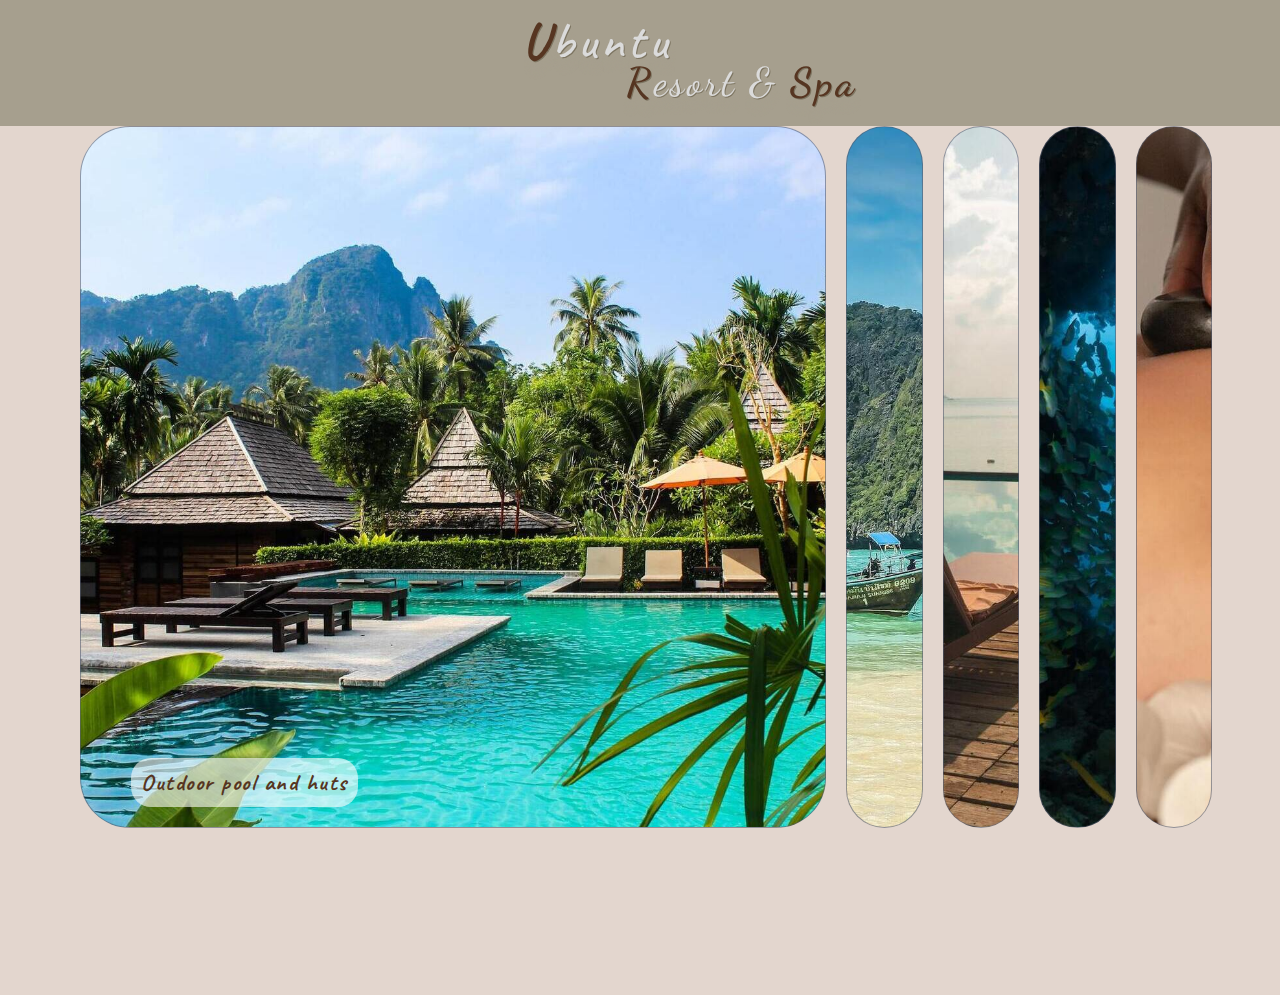
<file: expandingCards/index.html>
<!DOCTYPE html>
<html lang="en">
  <head>
    <meta charset="UTF-8" />
    <meta http-equiv="X-UA-Compatible" content="IE=edge" />
    <meta name="viewport" content="width=device-width, initial-scale=1.0" />
    <link rel="stylesheet" href="style.css" />
    <title>Expanding cards</title>
  </head>
  <body>
    <div class="navbar">
      <h1>Ubuntu</h1>
      <h2>Resort & <span class="spa">Spa</span></h2>
    </div>

    <div class="container">
      <div
        class="panel active"
        style="background-image: url('./assets/huts.jpg')"
      >
        <h3>Outdoor pool and huts</h3>
      </div>

      <div class="panel" style="background-image: url('./assets/beaches.jpg')">
        <h3>Beaches near us</h3>
      </div>

      <div class="panel" style="background-image: url('./assets/relax.jpg')">
        <h3>Relax area</h3>
      </div>

      <div class="panel" style="background-image: url('./assets/dive.jpg')">
        <h3>Diving spots near us</h3>
      </div>

      <div class="panel" style="background-image: url('./assets/spa.jpg')">
        <h3>Indoor Spa</h3>
      </div>
    </div>
    <script src="script.js"></script>
  </body>
</html>
</file>
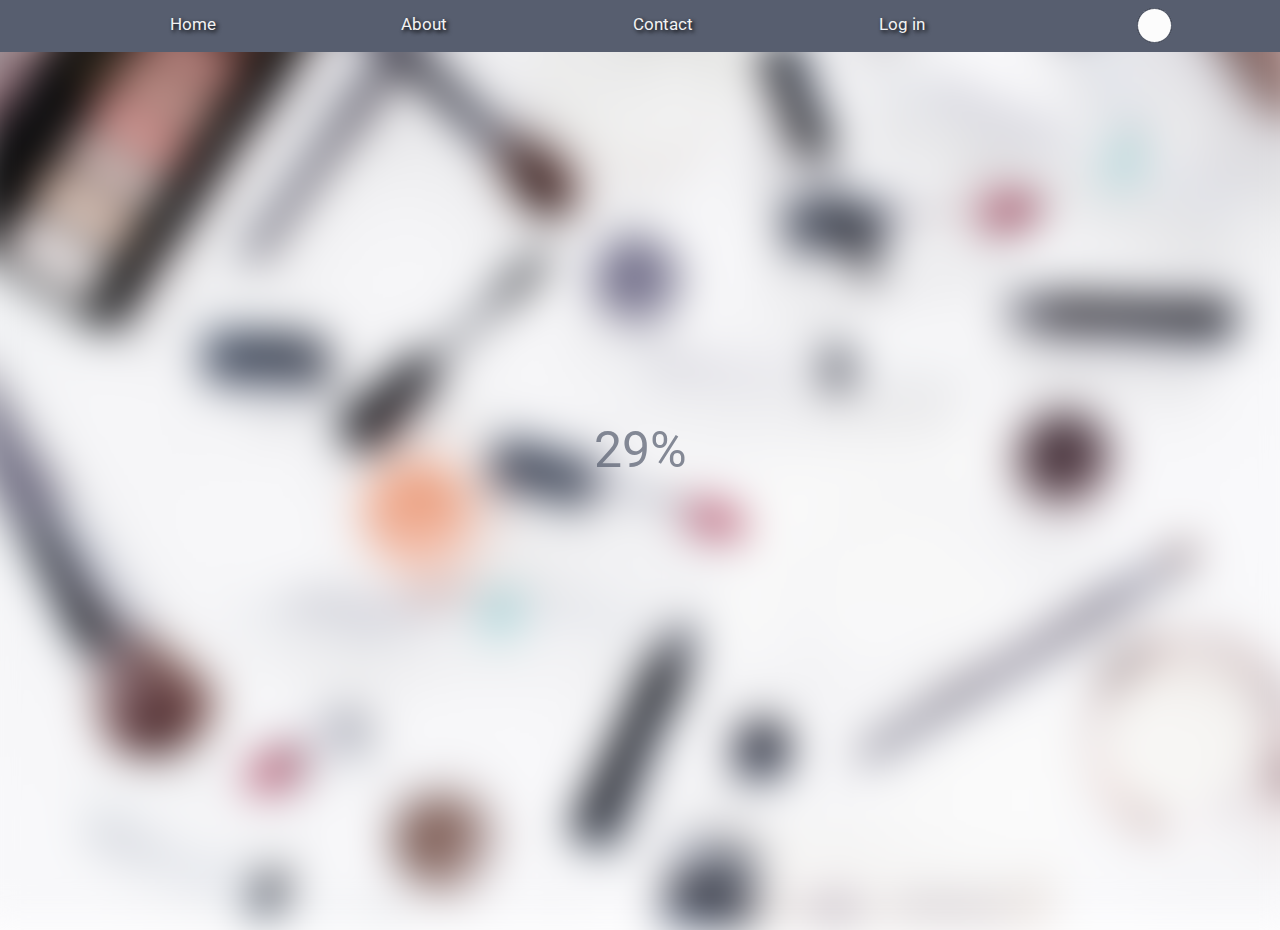
<file: hiddenSearch_BlurryLoad/index.html>
<!DOCTYPE html>
<html lang="en">

<head>
  <meta charset="UTF-8" />
  <meta http-equiv="X-UA-Compatible" content="IE=edge" />
  <meta name="viewport" content="width=device-width, initial-scale=1.0" />
  <link rel="stylesheet" href="https://cdnjs.cloudflare.com/ajax/libs/font-awesome/6.2.0/css/all.min.css"
    integrity="sha512-xh6O/CkQoPOWDdYTDqeRdPCVd1SpvCA9XXcUnZS2FmJNp1coAFzvtCN9BmamE+4aHK8yyUHUSCcJHgXloTyT2A=="
    crossorigin="anonymous" referrerpolicy="no-referrer" />
  <link rel="stylesheet" href="style.css" />

  <title>Hidden Search Widget</title>
</head>

<body>
  <div class="navbar">
    <div class="navItem">Home</div>
    <div class="navItem">About</div>
    <div class="navItem">Contact</div>
    <div class="navItem">Log in</div>

    <div class="navItem">
      <div class="search">
        <input type="text" class="input" placeholder="Search..." />
        <button class="btn">
          <i class="fas fa-search icon"></i>
        </button>
      </div>
    </div>
  </div>

  <section class="bg"></section>
  <div class="loading-text">0%</div>

  <script src="script.js"></script>
</body>

</html>
</file>
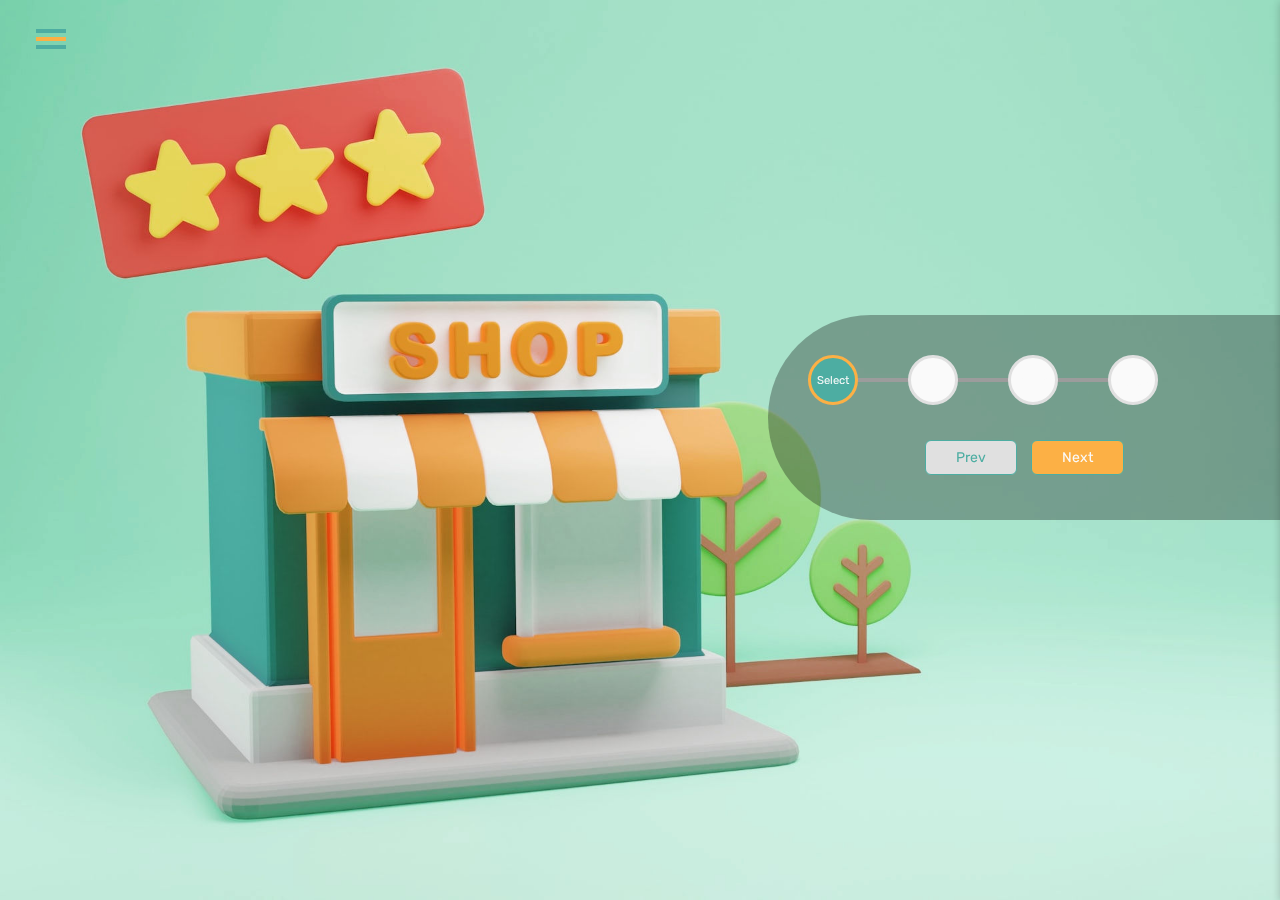
<file: progressBar/index.html>
<!DOCTYPE html>
<html lang="en">
  <head>
    <meta charset="UTF-8" />
    <meta http-equiv="X-UA-Compatible" content="IE=edge" />
    <meta name="viewport" content="width=device-width, initial-scale=1.0" />
    <link
      rel="stylesheet"
      href="https://cdnjs.cloudflare.com/ajax/libs/font-awesome/6.2.0/css/all.min.css"
      integrity="sha512-xh6O/CkQoPOWDdYTDqeRdPCVd1SpvCA9XXcUnZS2FmJNp1coAFzvtCN9BmamE+4aHK8yyUHUSCcJHgXloTyT2A=="
      crossorigin="anonymous"
      referrerpolicy="no-referrer"
    />
    <link rel="stylesheet" href="style.css" />
    <title>Progress Steps</title>
  </head>

  <body>
    <!-- DESKTOP NAV -->
    <div class="desktopNav">
      <div class="icon">
        <button type="button" class="toggle" id="toggle">
          <span></span>
        </button>
      </div>

      <div class="sidebar" id="sidebar">
        <ul>
          <li><a href="">Home</a></li>
          <li><a href="">About</a></li>
          <li><a href="">Shop</a></li>
          <li><a href="">Contact</a></li>
        </ul>
      </div>
    </div>

    <!-- MOBILE NAV -->

    <div class="mobileNav">
      <ul id="navbar" class="closed">
        <li class="menu-item hidden">
          <i class="fas fa-home"></i>
        </li>
        <li class="menu-item hidden">
          <i class="fa-solid fa-user"></i>
        </li>
        <li class="menu-item main">
          <i class="fa-solid fa-plus"></i>
        </li>
        <li class="menu-item hidden">
          <i class="fa-sharp fa-solid fa-cart-shopping"></i>
        </li>
        <li class="menu-item hidden">
          <i class="fa-solid fa-envelope"></i>
        </li>
      </ul>
    </div>

    <div class="container" id="container">
      <div class="progress-container">
        <div class="progress" id="progress"></div>
        <div class="circle active">
          <p>Select</p>
        </div>
        <div class="circle">
          <p>Order</p>
        </div>
        <div class="circle">
          <p>Success</p>
        </div>
        <div class="circle">
          <p>In transit</p>
        </div>
      </div>

      <button class="btn" id="prev" disabled>Prev</button>
      <button class="btn" id="next">Next</button>
    </div>

    <script src="script.js"></script>
  </body>
</html>
</file>
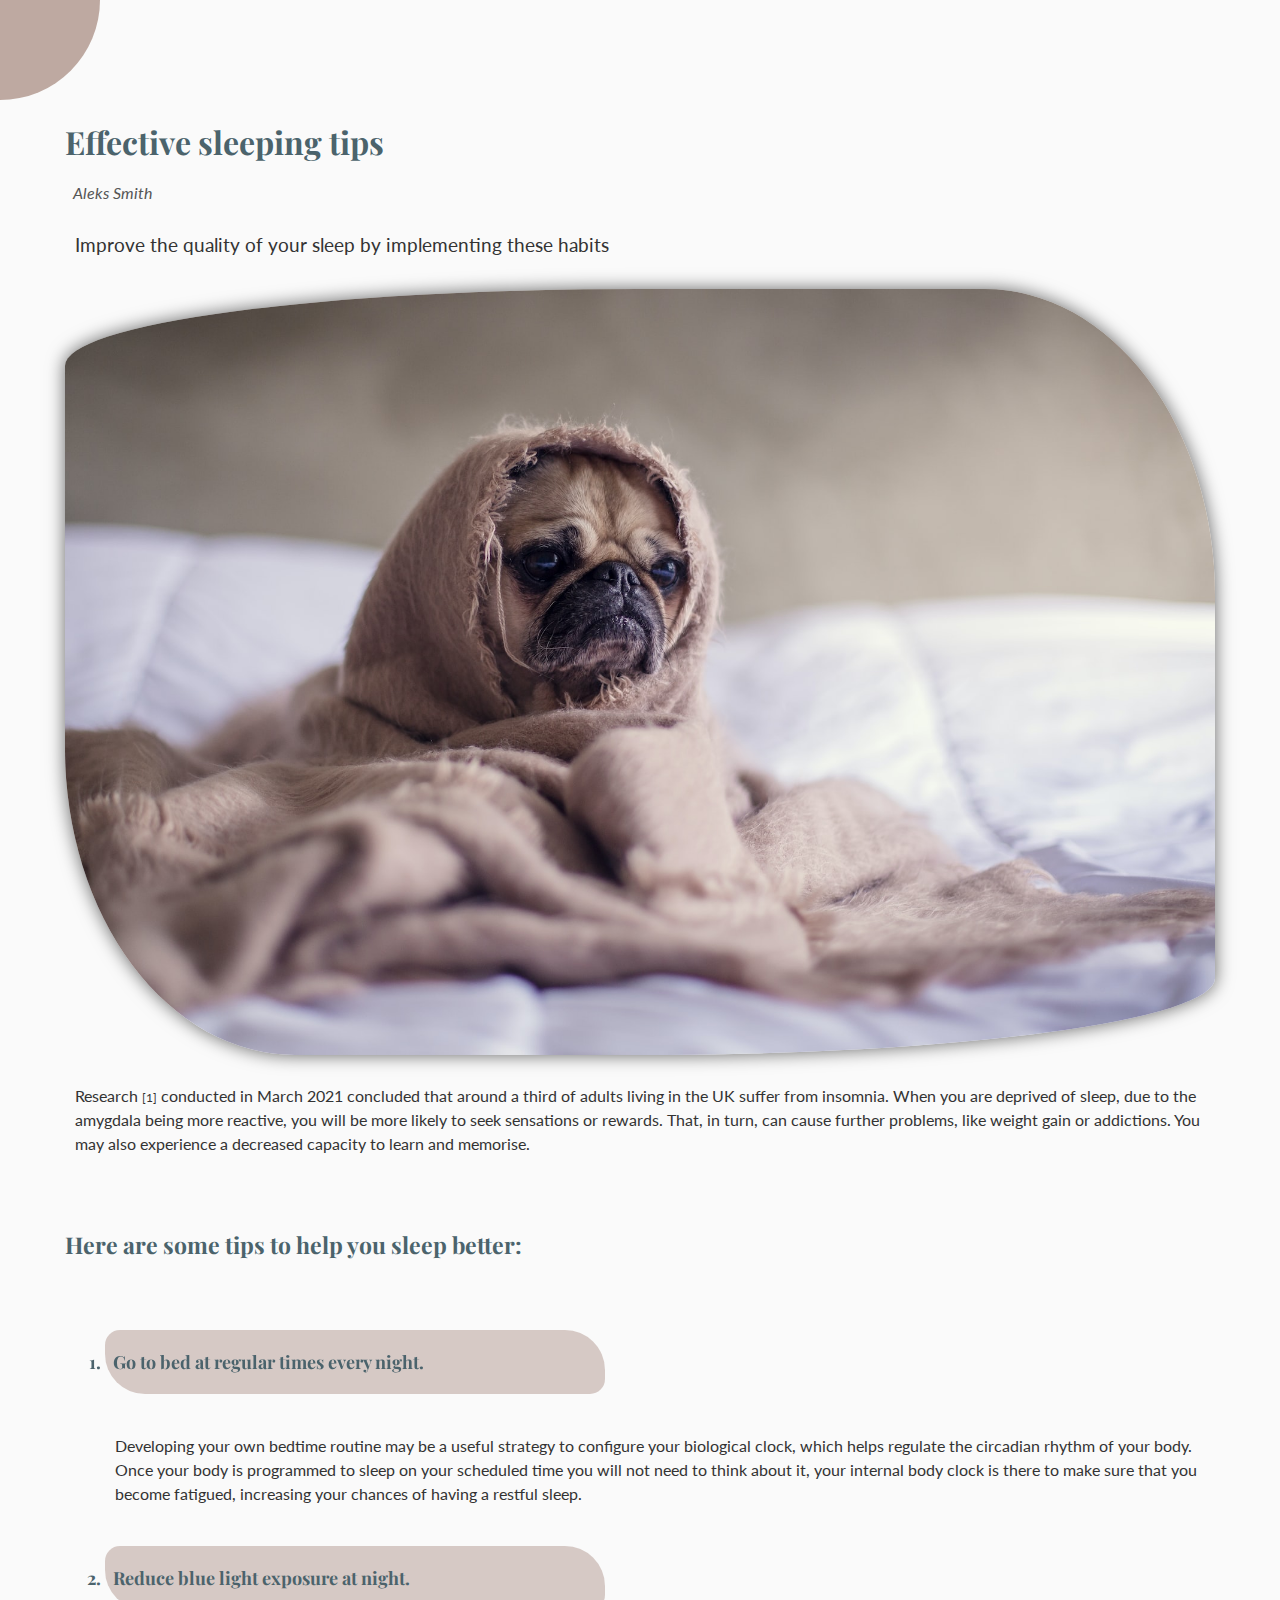
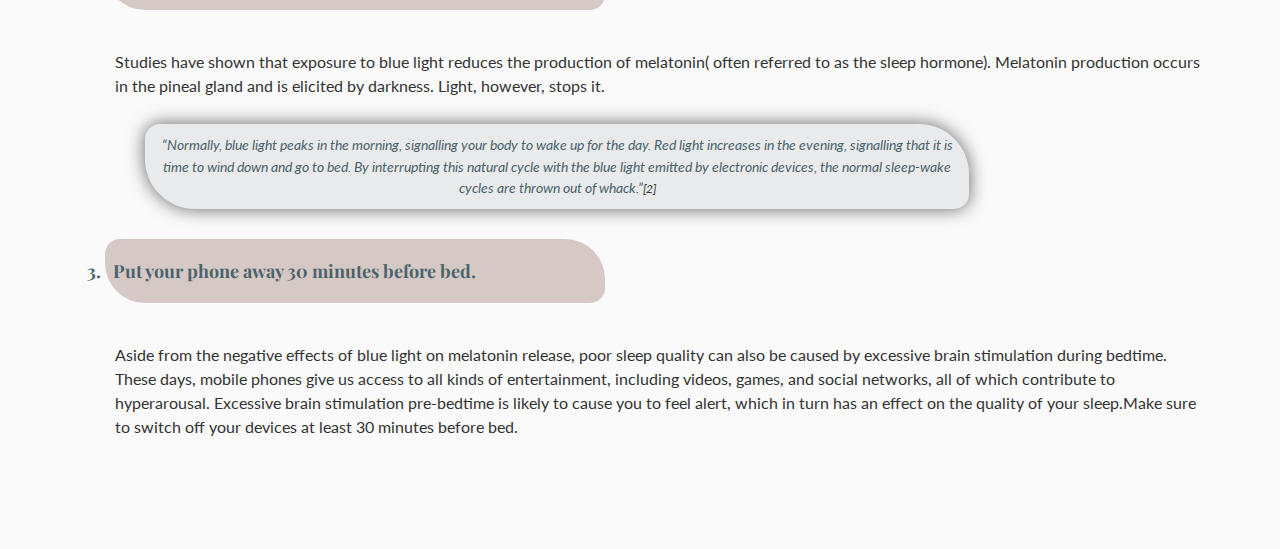
<file: rotatingNavigation/index.html>
<!DOCTYPE html>
<html lang="en">
  <head>
    <meta charset="UTF-8" />
    <meta http-equiv="X-UA-Compatible" content="IE=edge" />
    <meta name="viewport" content="width=device-width, initial-scale=1.0" />
    <link
      rel="stylesheet"
      href="https://cdnjs.cloudflare.com/ajax/libs/font-awesome/6.2.0/css/all.min.css"
      integrity="sha512-xh6O/CkQoPOWDdYTDqeRdPCVd1SpvCA9XXcUnZS2FmJNp1coAFzvtCN9BmamE+4aHK8yyUHUSCcJHgXloTyT2A=="
      crossorigin="anonymous"
      referrerpolicy="no-referrer"
    />
    <link rel="stylesheet" href="style.css" />
    <title>Rotating Navigation</title>
  </head>

  <body>
    <div class="mobileOnly">
      <h3 class="fixed">Tap the letters!</h3>
      <div class="word">
        <span>S</span>
        <span>O</span>
        <span>R</span>
        <span>R</span>
        <span>Y</span>
      </div>
      <h3 class="fixedBottom">I'm wrapped up in Desktop only</h3>
    </div>

    <div class="container">
      <div class="circle-container">
        <div class="circle">
          <button id="close">
            <i class="fas fa-times"></i>
          </button>
          <button id="open">
            <i class="fas fa-bars"></i>
          </button>
        </div>
      </div>

      <div class="content">
        <div class="intro">
          <h1>Effective sleeping tips</h1>
          <small>Aleks Smith</small>
          <p class="subHeading">
            Improve the quality of your sleep by implementing these habits
          </p>
        </div>

        <img src="./assets/sleep.jpg" />
        <p>
          Research
          <a
            href="https://docs.google.com/document/d/1XHGvnqrbAup5uG_YauYl_V9yXX1inD5eVVAOrDSeRFE/edit"
            target="_blank"
            >[1]</a
          >
          conducted in March 2021 concluded that around a third of adults living
          in the UK suffer from insomnia. When you are deprived of sleep, due to
          the amygdala being more reactive, you will be more likely to seek
          sensations or rewards. That, in turn, can cause further problems, like
          weight gain or addictions. You may also experience a decreased
          capacity to learn and memorise.
        </p>

        <h3>Here are some tips to help you sleep better:</h3>
        <ol>
          <li>Go to bed at regular times every night.</li>
          <p>
            Developing your own bedtime routine may be a useful strategy to
            configure your biological clock, which helps regulate the circadian
            rhythm of your body. Once your body is programmed to sleep on your
            scheduled time you will not need to think about it, your internal
            body clock is there to make sure that you become fatigued,
            increasing your chances of having a restful sleep.
          </p>
          <li>Reduce blue light exposure at night.</li>
          <p>
            Studies have shown that exposure to blue light reduces the
            production of melatonin( often referred to as the sleep hormone).
            Melatonin production occurs in the pineal gland and is elicited by
            darkness. Light, however, stops it.
          </p>

          <blockquote>
            <p>
              “Normally, blue light peaks in the morning, signalling your body
              to wake up for the day. Red light increases in the evening,
              signalling that it is time to wind down and go to bed. By
              interrupting this natural cycle with the blue light emitted by
              electronic devices, the normal sleep-wake cycles are thrown out of
              whack.”<a
                href="https://www.verywellmind.com/
                            how-do-smartphones-affect-the-brain-2794892"
                target="_blank"
                >[2]</a
              >
            </p>
          </blockquote>
          <li>Put your phone away 30 minutes before bed.</li>
          <p>
            Aside from the negative effects of blue light on melatonin release,
            poor sleep quality can also be caused by excessive brain stimulation
            during bedtime. These days, mobile phones give us access to all
            kinds of entertainment, including videos, games, and social
            networks, all of which contribute to hyperarousal. Excessive brain
            stimulation pre-bedtime is likely to cause you to feel alert, which
            in turn has an effect on the quality of your sleep.Make sure to
            switch off your devices at least 30 minutes before bed.
          </p>
        </ol>
      </div>
      <div id="goUp" onclick="topFunction()">
        <span class="goUpIcon"><i class="fa-solid fa-angles-up"></i></span>
      </div>
    </div>

    <nav>
      <ul>
        <li><i class="fas fa-home"></i>Blog</li>
        <li><i class="fas fa-user-alt"></i>About</li>
        <li><i class="fas fa-envelope"></i>Email</li>
      </ul>
    </nav>
    <script src="script.js"></script>
  </body>
</html>
</file>
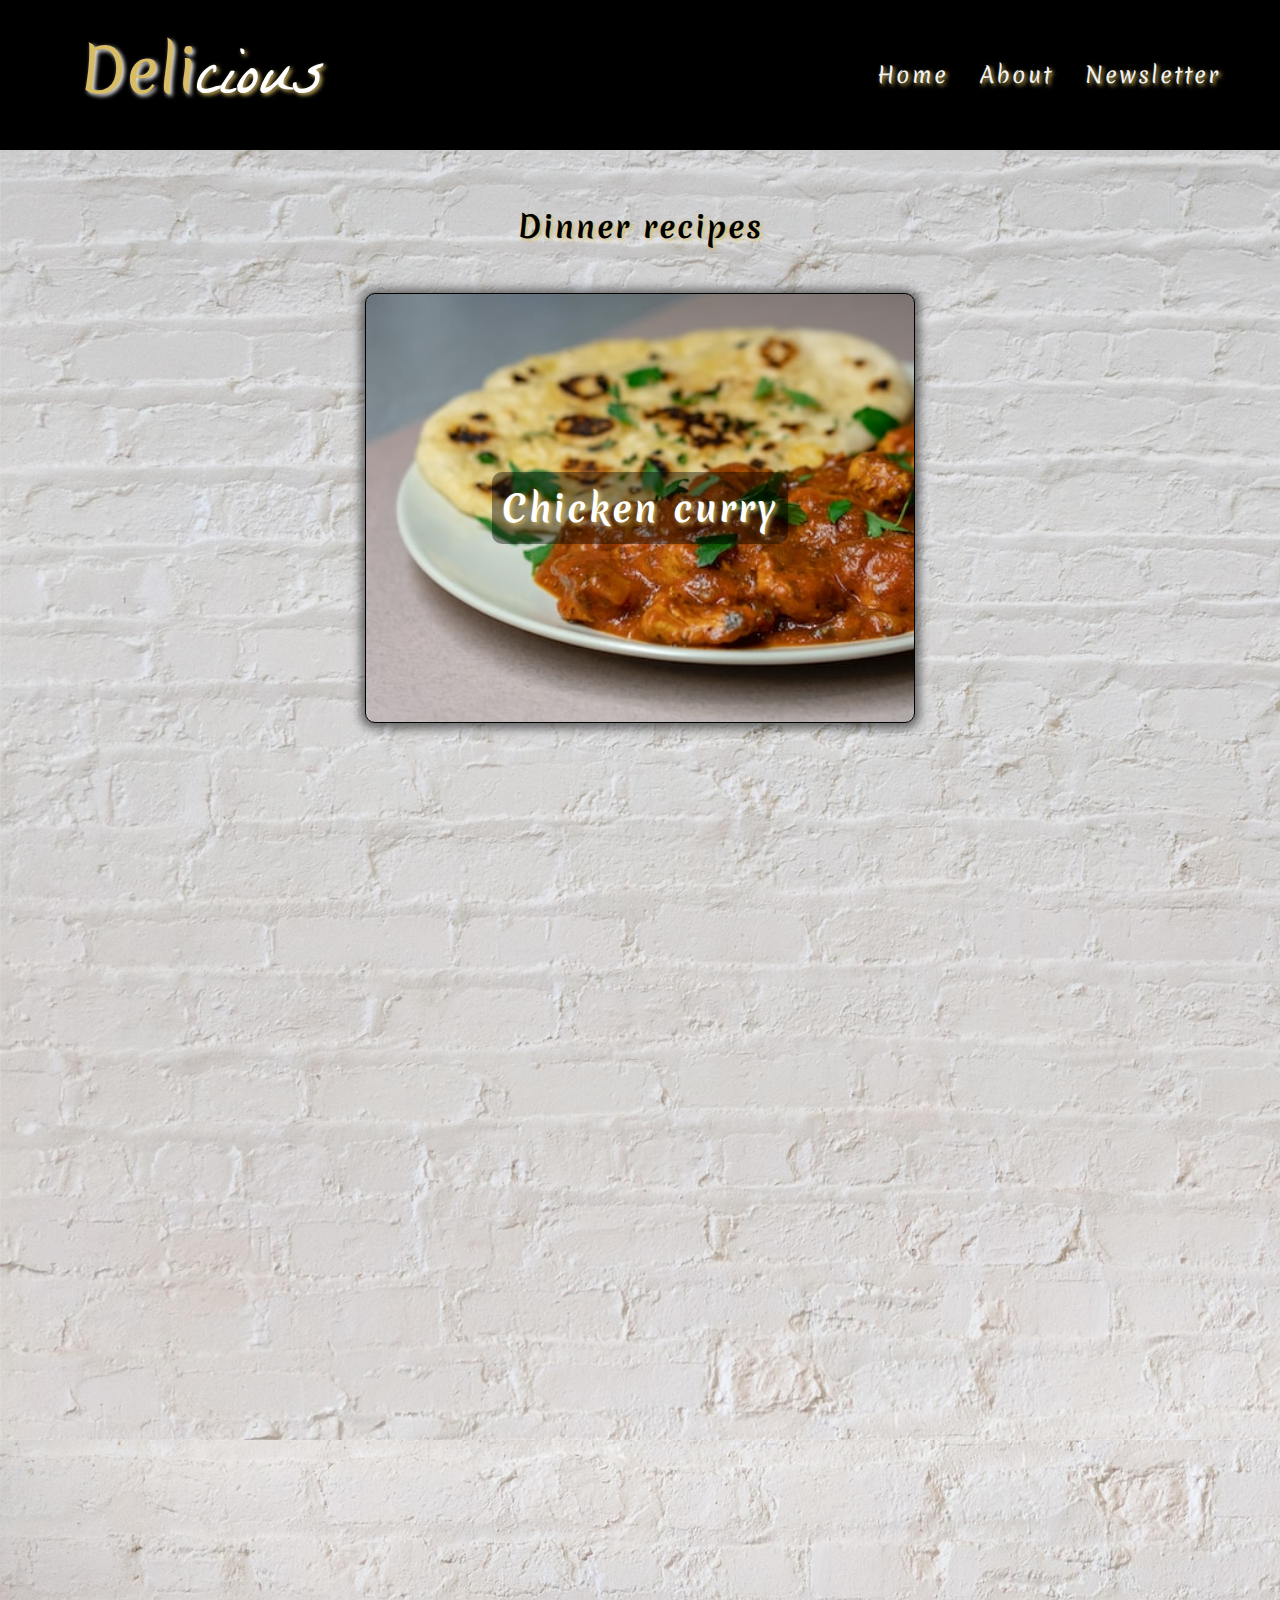
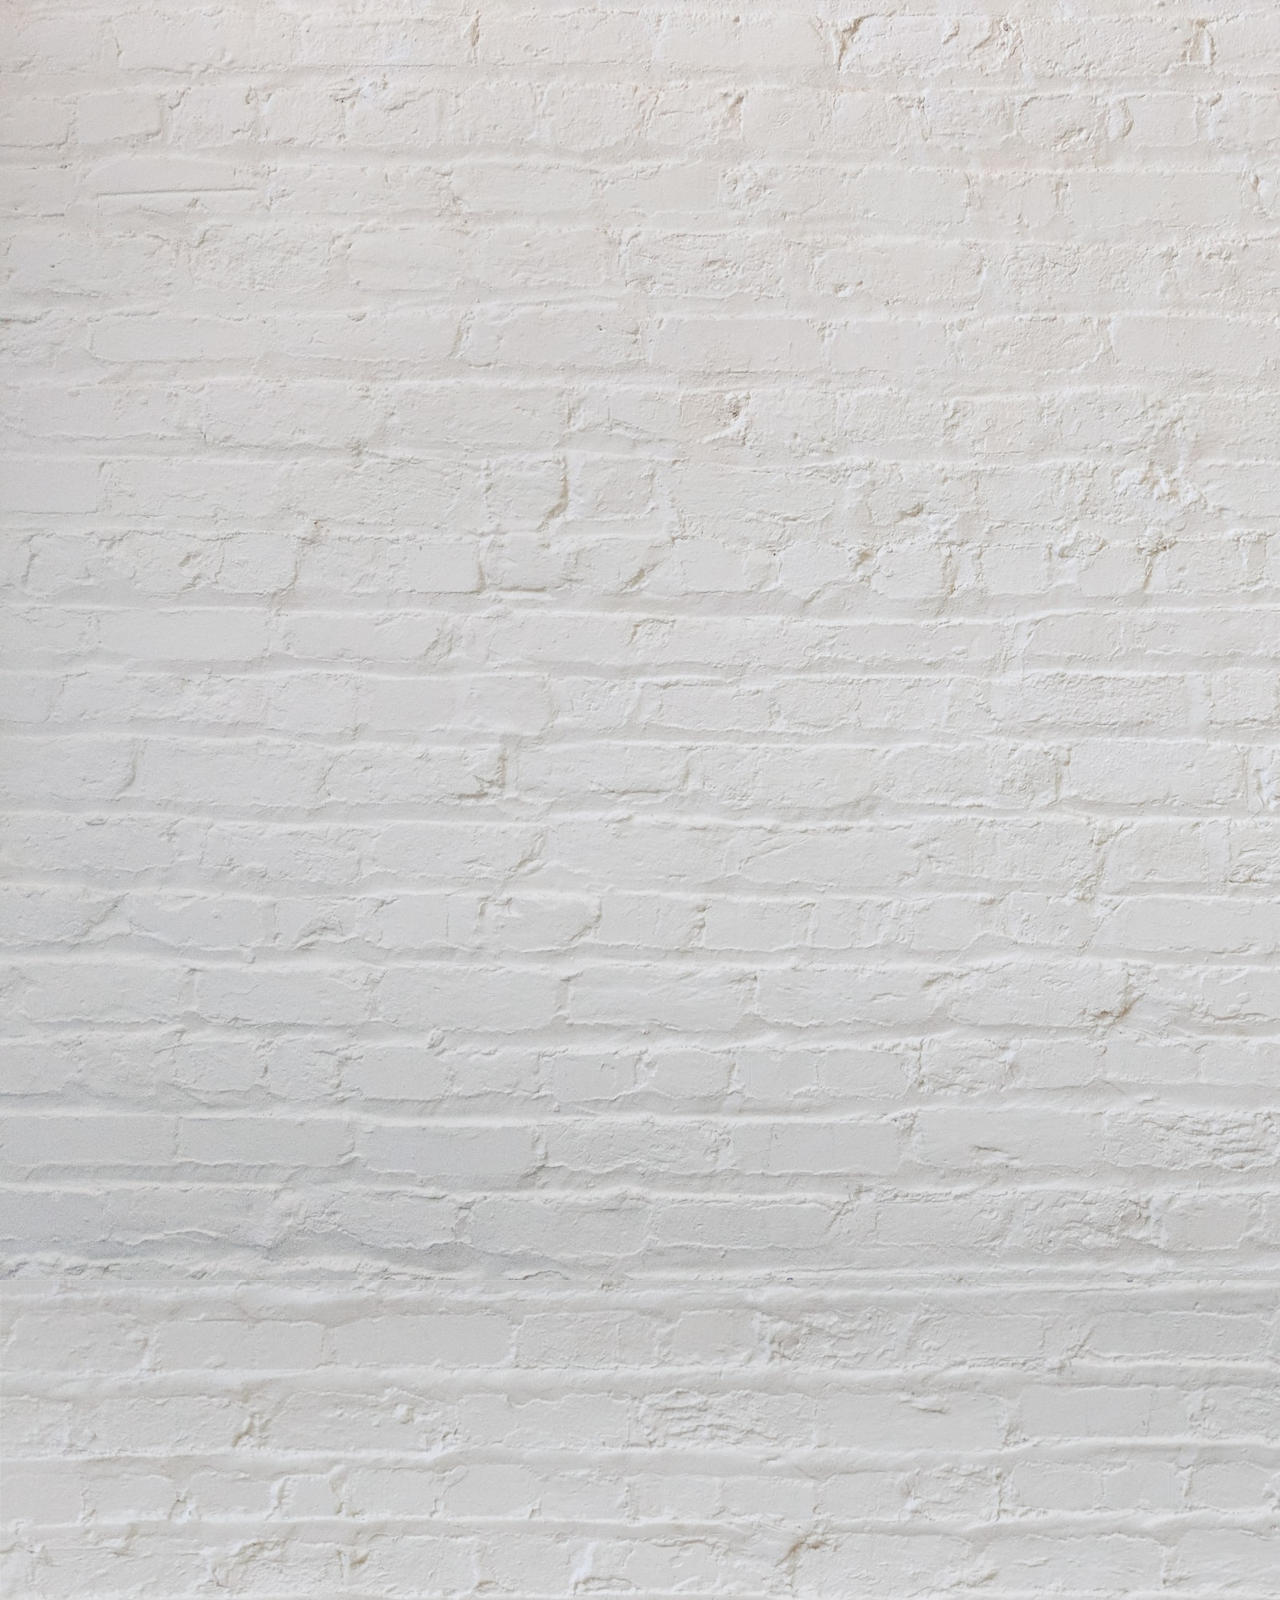
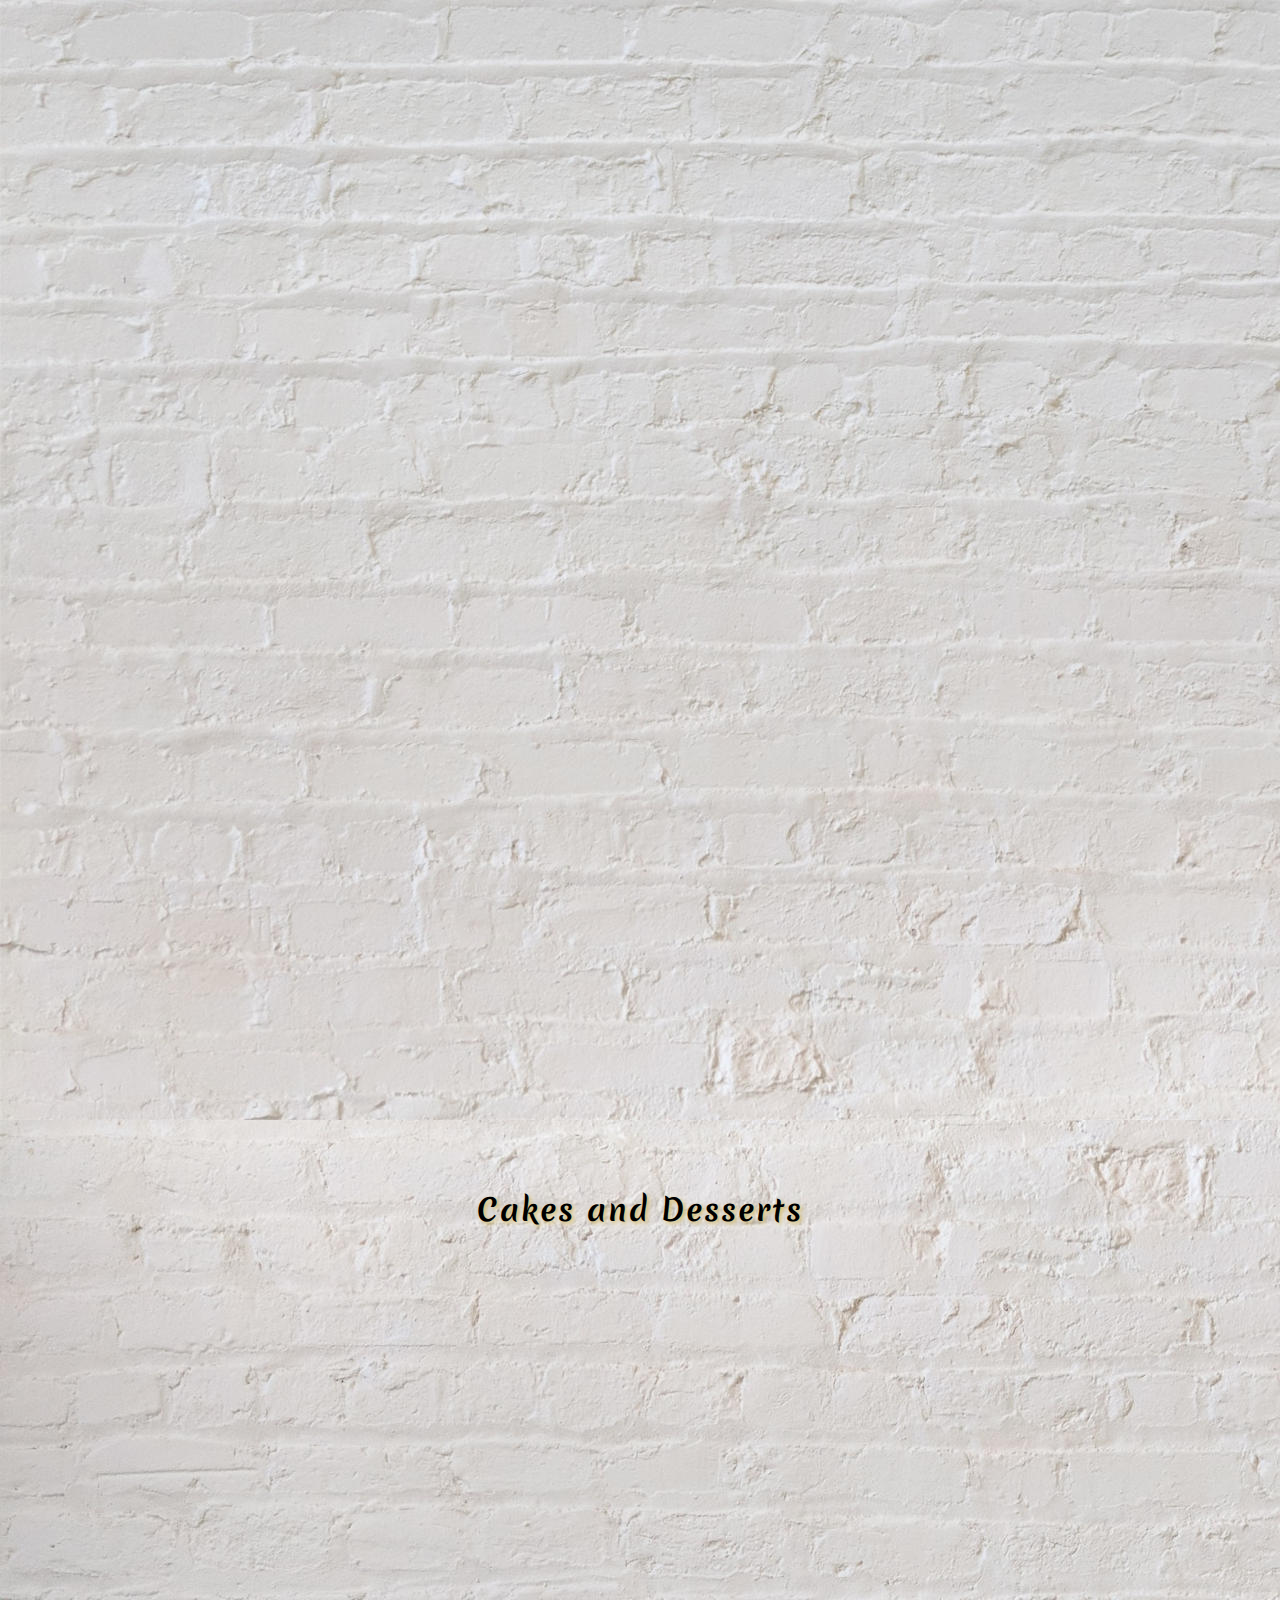
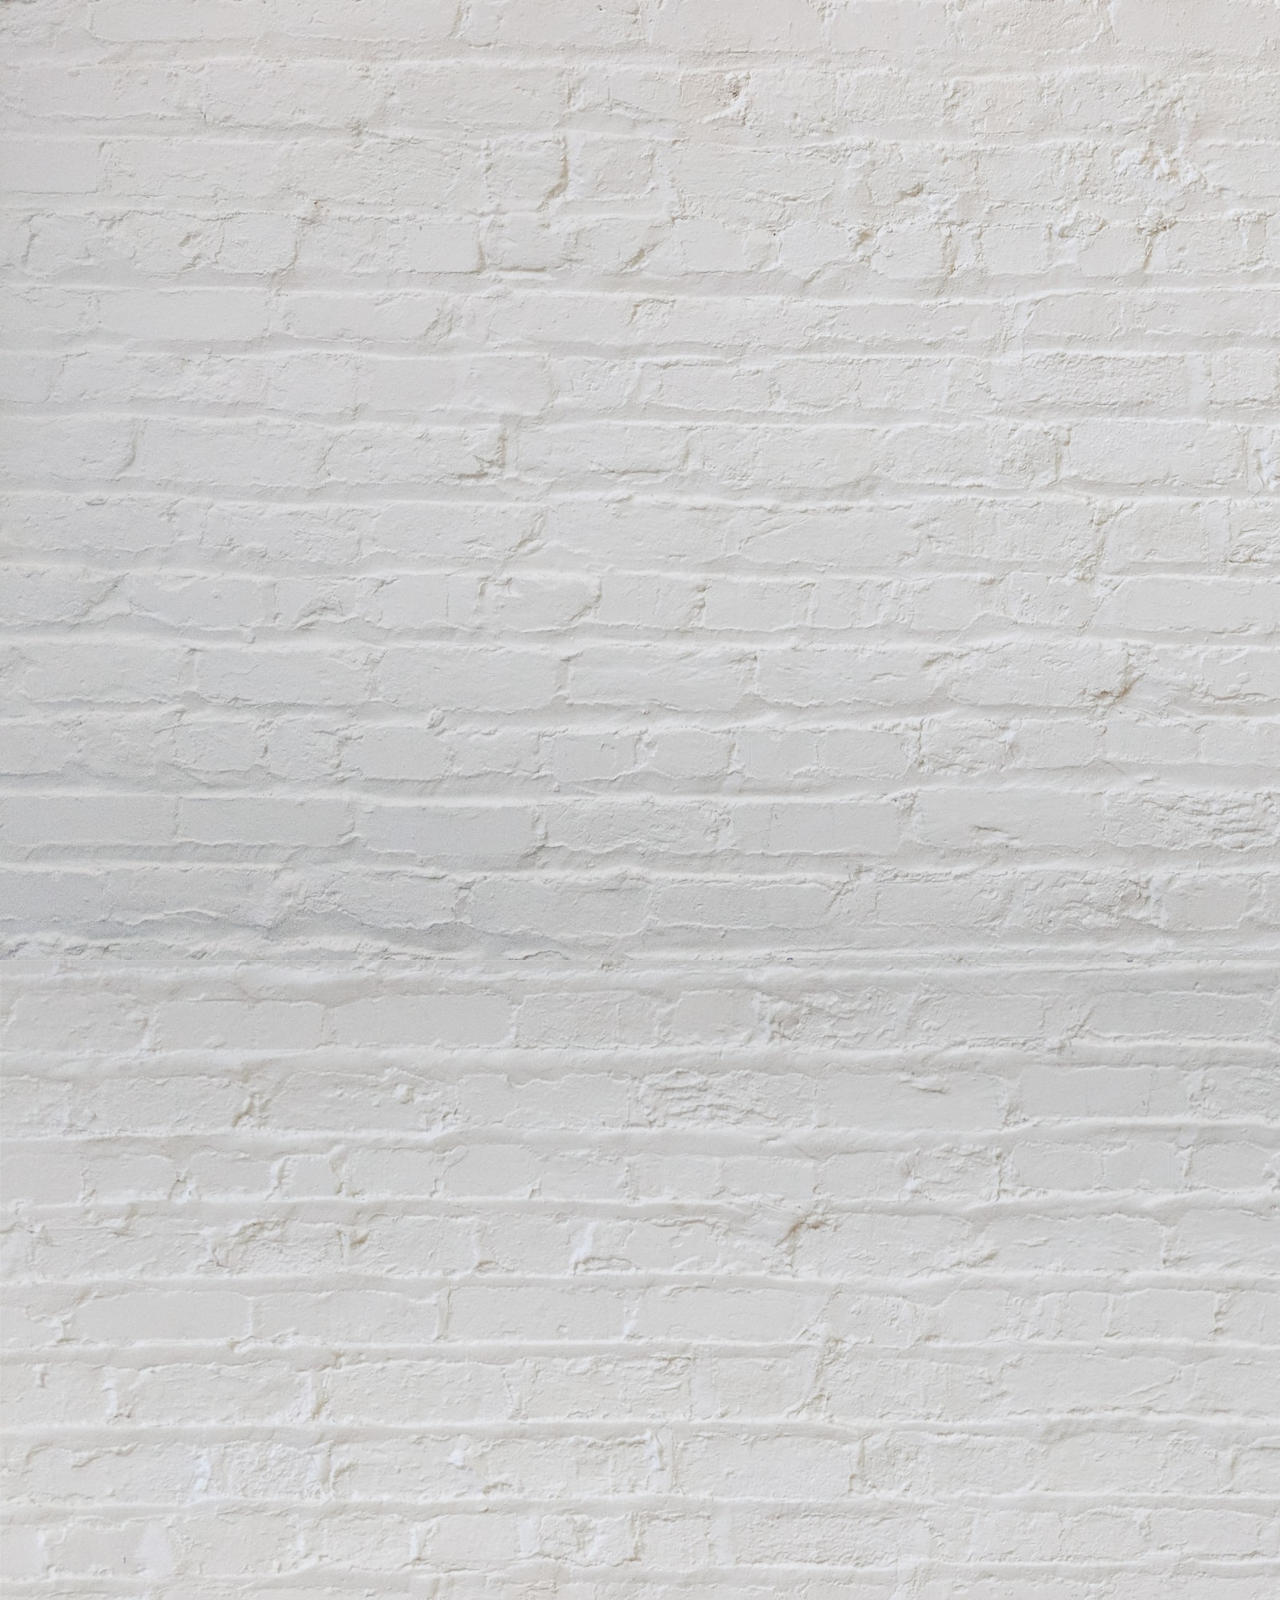
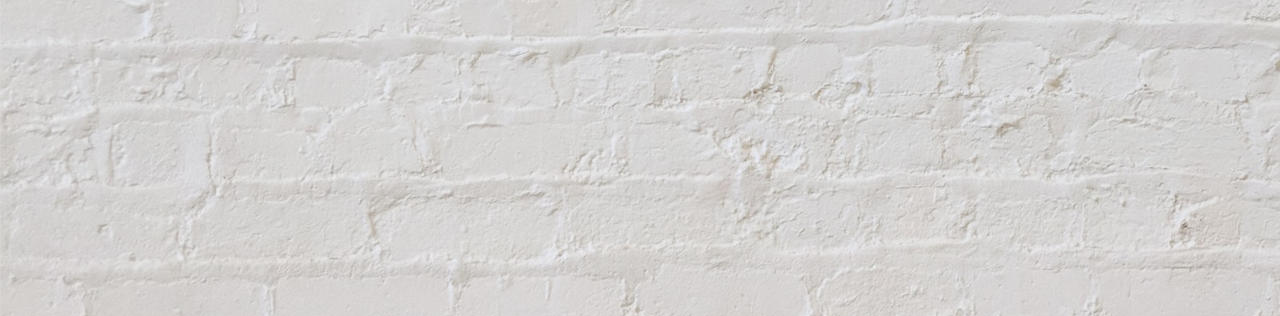
<file: scrollAnimation/index.html>
<!DOCTYPE html>
<html lang="en">
  <head>
    <meta charset="UTF-8" />
    <meta http-equiv="X-UA-Compatible" content="IE=edge" />
    <meta name="viewport" content="width=device-width, initial-scale=1.0" />
    <link
      rel="stylesheet"
      href="https://cdnjs.cloudflare.com/ajax/libs/font-awesome/6.2.0/css/all.min.css"
      integrity="sha512-xh6O/CkQoPOWDdYTDqeRdPCVd1SpvCA9XXcUnZS2FmJNp1coAFzvtCN9BmamE+4aHK8yyUHUSCcJHgXloTyT2A=="
      crossorigin="anonymous"
      referrerpolicy="no-referrer"
    />
    <link rel="stylesheet" href="style.css" />
    <title>Scroll Animation</title>
  </head>

  <body>
    <div class="navbar">
      <span class="logo">
        <div class="logoText">
          <span class="deli1">Deli</span><span class="deli2">cious</span>
        </div>
      </span>

      <div class="navItemsContainer">
        <div class="navItem">Home</div>
        <div class="navItem">About</div>
        <div class="navItem">Newsletter</div>

        <div class="navItem">
          <button class="searchBtn">
            <i class="fas fa-search icon"></i>
          </button>
        </div>
      </div>
    </div>

    <div class="mobile">
      <h1>Sorry!</h1>
      <h3>This project is for <span>desktop&nbsp;</span><span>only</span></h3>
    </div>

    <h2>Dinner recipes</h2>

    <div
      class="box"
      style="
        background-image: url('./assets/curry.jpg');
        background-size: cover;
      "
    >
      <h2>Chicken curry</h2>
    </div>
    <div
      class="box"
      style="background-image: url('./assets/lamb.jpg'); background-size: cover"
    >
      <h2>Lamb koftas</h2>
    </div>
    <div
      class="box"
      style="background-image: url('./assets/fish.jpg'); background-size: cover"
    >
      <h2>Pan-fried salmon</h2>
    </div>
    <div
      class="box"
      style="
        background-image: url('./assets/pasta.jpg');
        background-size: cover;
      "
    >
      <h2>Spaghetti carbonara</h2>
    </div>
    <div
      class="box"
      style="background-image: url('./assets/stew.jpg'); background-size: cover"
    >
      <h2>Beef stew</h2>
    </div>
    <div
      class="box"
      style="
        background-image: url('./assets/potatoes.jpg');
        background-size: cover;
      "
    >
      <h2>Roast potatoes</h2>
    </div>
    <div
      class="box"
      style="
        background-image: url('./assets/lamb\ roast.jpg');
        background-size: cover;
      "
    >
      <h2>Lamb roast</h2>
    </div>
    <div
      class="box"
      style="
        background-image: url('./assets/chicken.jpg');
        background-size: cover;
      "
    >
      <h2>Chicken burger</h2>
    </div>
    <div
      class="box"
      style="background-image: url('./assets/soup.jpg'); background-size: cover"
    >
      <h2>Butternut soup</h2>
    </div>

    <h2>Cakes and Desserts</h2>

    <div
      class="box"
      style="
        background-image: url('./assets/cupcake.jpg');
        background-size: cover;
      "
    >
      <h2>Cupcakes</h2>
    </div>
    <div
      class="box"
      style="
        background-image: url('./assets/brownie.jpg');
        background-size: cover;
      "
    >
      <h2>Brownies</h2>
    </div>
    <div
      class="box"
      style="
        background-image: url('./assets/macaroons.jpg');
        background-size: cover;
      "
    >
      <h2>Macaroons</h2>
    </div>
    <div
      class="box"
      style="
        background-image: url('./assets/cheesecake.jpg');
        background-size: cover;
      "
    >
      <h2>Vanilla cheesecake</h2>
    </div>
    <div
      class="box"
      style="
        background-image: url('./assets/doughnuts.jpg');
        background-size: cover;
      "
    >
      <h2>Doughnuts</h2>
    </div>

    <script src="script.js"></script>
  </body>
</html>
</file>
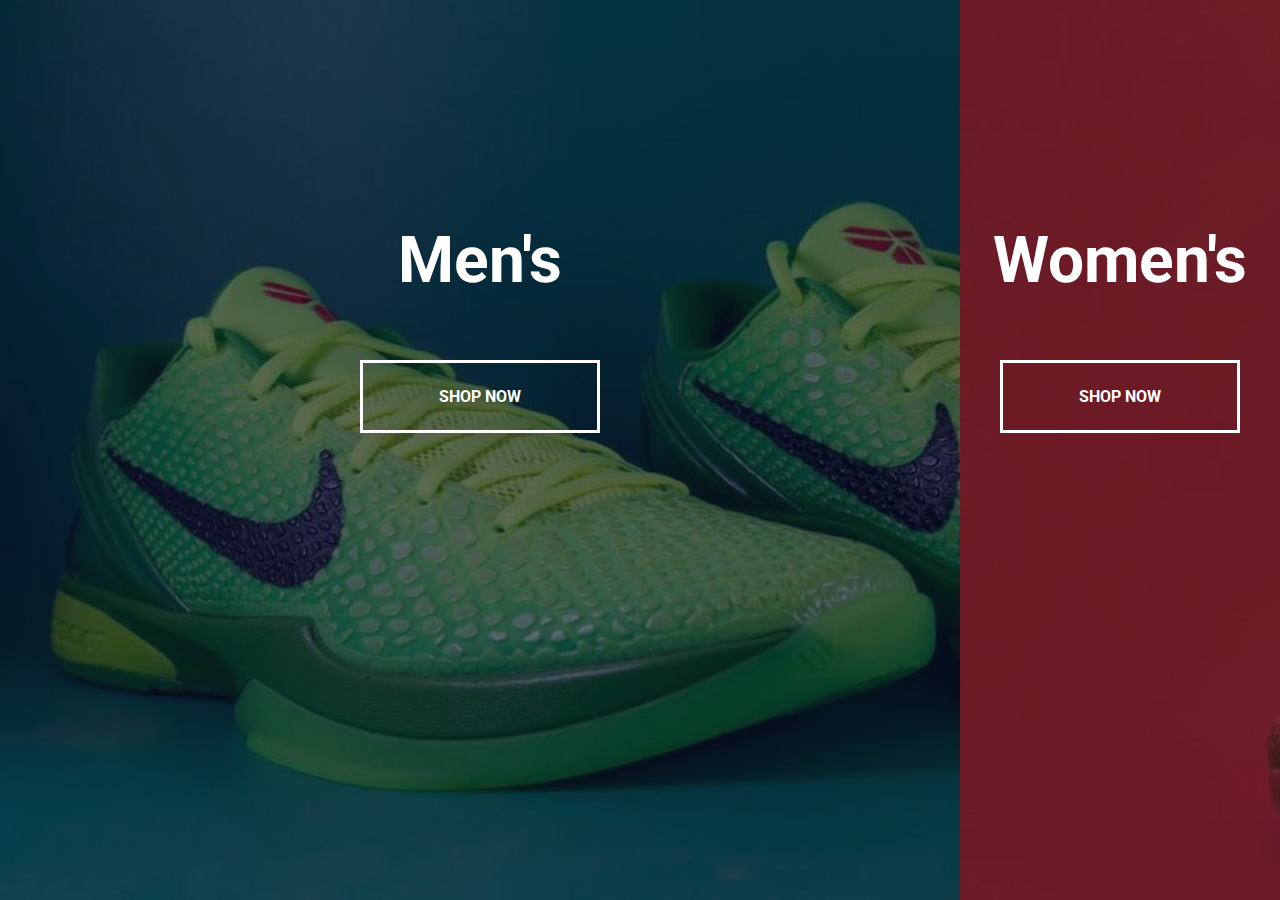
<file: splitLandingPage/index.html>
<!DOCTYPE html>
<html lang="en">

<head>
  <meta charset="UTF-8" />
  <meta http-equiv="X-UA-Compatible" content="IE=edge" />
  <meta name="viewport" content="width=device-width, initial-scale=1.0" />
  <link rel="stylesheet" href="style.css" />
  <title>Split Landing Page</title>
</head>

<body>

  <div class="mobile">
    <h3 class="fixed">Tap the letters!</h3>
    <ul>
      <li>
        <input type="checkbox" />
        <div>S</div>
      </li>
      <li>
        <input type="checkbox" />
        <div>O</div>
      </li>
      <li>
        <input type="checkbox" />
        <div>R</div>
      </li>
      <li>
        <input type="checkbox" />
        <div>R</div>
      </li>
      <li>
        <input type="checkbox" />
        <div>Y</div>
      </li>
      <li>
        <input type="checkbox" />
        <div>!</div>
      </li>
    </ul>

    <h3 class="fixedBottom">Please view on Desktop</h3>
  </div>

  <div class="container">

    <div class="split left">
      <h1>Men's</h1>
      <a href="#" class="btn">Shop now</a>
    </div>

    <div class="split right">
      <h1>Women's</h1>
      <a href="#" class="btn">Shop now</a>
    </div>
  </div>
  <script src="script.js"></script>
</body>

</html>
</file>
<file: expandingCards/style.css>
@import url("https://fonts.googleapis.com/css2?family=Dancing+Script:wght@500&display=swap");
@import url("https://fonts.googleapis.com/css2?family=Caveat&display=swap");

* {
  box-sizing: border-box;
}
body {
  margin: 0;
  align-items: center;
  justify-content: center;
  height: 100vh;
  overflow: hidden;
  background-color: #e3d6ce;
}

.navbar {
  display: flex;
  flex-direction: column;
  position: fixed;
  justify-content: space-evenly;
  background-color: #a69f8e;
  top: 0;
  width: 100%;
  height: 126px;
  z-index: 1;
}

h1 {
  font-family: "Caveat", cursive;
  position: absolute;
  left: 45%;
  top: 6%;
  transform: translateX(-42%);
  /*when setting left:50% it puts the beginning of h1 at 50%
     and we want the middle of it being centered so use transform translate to center it */
  white-space: nowrap; /*to wrap the heading into one line instead of 2*/
  align-self: center;
  right: 45%;
  font-size: 52px;
  font-weight: 500;
  letter-spacing: 4px;
  margin: 0;
  animation: fadeIn 5s;
  color: #dbdbdb;
  text-shadow: 1px 1px 0 #7d7562, 1px 13px 5px #a69f8e;
}

h1::first-letter {
  color: #563521;
  font-weight: bold;
}

h2 {
  font-family: "Dancing Script", cursive;
  position: absolute;
  left: 59%;
  top: 20%;
  transform: translateX(-56%);
  margin-bottom: 10px;
  font-size: 40px;
  font-weight: 500;
  letter-spacing: 3px;
  color: #dbdbdb;
  text-shadow: 1px 1px 0 #7d7562, 1px 13px 5px #a69f8e;
  white-space: nowrap;
  animation: fadeIn 5s;
}

@keyframes fadeIn {
  0% {
    opacity: 0;
  }
  100% {
    opacity: 1;
  }
}

h2::first-letter,
.spa {
  color: #563521;
  font-weight: bold;
}

.container {
  display: flex;
  width: 90vw;
  margin: 95px 0 0 70px;
}
.panel {
  background-size: auto 100%;
  background-position: center;
  background-repeat: no-repeat;
  height: 78vh;
  border: 1.5px solid rgba(87, 94, 111, 0.6);
  border-radius: 50px;
  color: #fff;
  cursor: pointer;
  flex: 0.5;
  margin: 31px 10px;
  position: relative;
  transition: flex 0.7s ease-in;
}

.panel:hover {
  opacity: 0.6;
  transition: opacity 0.4s ease;
}

.panel h3 {
  font-family: "Caveat", cursive;
  font-size: 23px;
  letter-spacing: 1.5px;
  position: absolute;
  bottom: 20px;
  left: 50px;
  margin: 0;
  opacity: 0;
  color: #563521;
  background-color: rgba(255, 255, 255, 0.6);
  padding: 10px;
  border-radius: 20px;
}
.panel.active {
  flex: 5;
}
.panel.active h3 {
  opacity: 1;
  transition: opacity 0.3s ease-in 0.4s;
}

/* --------------------------------------------- */
/* -------------  Mobile  --------------- */
/* --------------------------------------------- */

@media only screen and (max-width: 780px) {
  html {
    margin: 0;
    padding: 0;
    overflow: initial;
    overflow-y: scroll;
    overflow-x: hidden;
  }
  .body {
    width: 100vw;
    height: auto;
    overflow: initial;
    overflow-y: scroll;
    overflow-x: hidden;
  }
  .navbar {
    justify-content: center;
    top: 0;
    width: 100%;
    height: 90px;
  }

  h1 {
    top: 3%;
    transform: translateX(-20%);
    font-size: 40px;
    letter-spacing: 2px;
    margin-left: auto;
    margin-right: auto;
    left: 0;
    right: 0;
    text-align: center;
  }
  h2 {
    left: 40%;
    top: 18%;
    transform: translateX(-20%);
    margin-bottom: 5px;
    font-size: 35px;
  }
  .container {
    width: 100vw;
    margin-left: 0;
    flex-direction: column;
    height: calc(100vh - 100px);
    overflow-y: scroll;
  }
  .panel {
    background-size: cover;
    flex: 0.6;
    width: 100vw;
    margin: 30px 0 0 0;
  }
  .panel:nth-of-type(5) {
    margin-bottom: 30px;
  }
  .panel.active {
    flex: 8;
  }
  .panel:hover {
    opacity: 0.9;
  }
  .panel h3 {
    background-color: rgba(255, 255, 255, 0.8);
  }
}
</file>
<file: hiddenSearch_BlurryLoad/style.css>
@import url("https://fonts.googleapis.com/css2?family=Roboto:wght@400;700&display=swap");

* {
  box-sizing: border-box;
}

body {
  background-color: linear-gradient(90deg, #7d5fff, #7158e2);
  font-family: "Roboto", sans-serif;
  margin: 0;
  display: flex;
  align-items: center;
  justify-content: center;
  height: 100vh;
  width: 100vw;
  overflow: hidden;
  position: relative;
}

.navbar {
  display: flex;
  flex-direction: row;
  justify-content: space-evenly;
  background-color: #575e6f;
  position: fixed;
  top: 0;
  width: 100%;
  height: 52px;
}

.navItem {
  display: flex;
  color: #f2f2f2;
  text-align: center;
  padding: 14px 16px;
  text-decoration: none;
  font-size: 17px;
  justify-content: space-between;
  text-shadow: 2px 2px 4px #000000;
}

/*////////////  Hidden search widget ////////////////////*/
/*/////////////////////////////////////////////////////////*/

.search {
  position: absolute;
  top: 3%;
  right: 8%;
  height: 35px;
  padding: 6px;
}

.search .input {
  background-color: #fff;
  border: 1px solid;
  font-size: 18px;
  padding: 15px;
  text-align: center;
  height: 35px;
  width: 35px;
  transition: width 0.3s ease;
  border-radius: 20px;
}

.btn {
  background-color: #fcfcfc;
  border: 1.5px solid #575e6f;
  border-radius: 20px;
  cursor: pointer;
  font-size: 24px;
  position: absolute;
  top: 0;
  right: 0;
  height: 35px;
  width: 35px;
  margin: 6px;
  transition: transform 0.3s ease;
  transform: scale(1);
  animation: pulse-white 2s infinite;
}

@keyframes pulse-white {
  0% {
    transform: scale(0.95);
    box-shadow: 0 0 0 0 rgba(255, 255, 255, 0.7);
  }

  70% {
    transform: scale(1);
    box-shadow: 0 0 0 10px rgba(87, 94, 111, 0.7);
  }

  100% {
    transform: scale(1);
    box-shadow: 0 0 0 0 rgba(87, 94, 111, 0.7);
  }
}

.btn:focus,
.input {
  outline: none;
}

.btn:hover {
  background-color: #575e6f;
  border: 1.5px solid #fcfcfc;
}

.btn:hover .icon {
  color: #fcfcfc;
}

.icon {
  color: #575e6f;
  font-size: 1.2rem;
  text-align: center;
}

/* If search has an 'active' class we want to style input */
.search.active .input {
  width: 200px;
}
.search.active .btn {
  transform: translateX(198px);
}

/*////////////////////////////////*/
/*Blurry loading*/
/*////////////////////////////////*/

.bg {
  background: url(./assets/background.jpg);
  background-size: cover;
  background-repeat: no-repeat;
  background-position: center;
  position: absolute;
  top: -30px;
  left: -30px;
  width: calc(100vw + 60px);
  height: calc(100vh + 60px);
  z-index: -1;
  filter: blur(0px); /* max blur is 30px */
}

.loading-text {
  font-size: 50px;
  color: #575e6f;
}

@media only screen and (max-width: 780px) {
  .navbar {
    display: flex;
    flex-direction: row;
    justify-content: flex-start;
    height: 60px;
    margin-left: 20px;
    align-items: center;
    width: calc(100vw + 30px);
  }

  .search {
    top: 8%;
    right: 7%;
  }
  .bg {
    position: fixed;
  }
}
</file>
<file: progressBar/style.css>
@import url("https://fonts.googleapis.com/css2?family=Rubik&display=swap");
@import url("https://fonts.googleapis.com/css2?family=Titan+One&display=swap");

:root {
  --line-border-fill: #fcb045;
  --line-border-empty: #e0e0e0;
}

* {
  box-sizing: border-box;
}
body {
  background-color: #81d5b3;
  background-image: url(./assets/shop1.jpg);
  background-size: cover;
  font-family: "Rubik", sans-serif;
  margin: 0;
  display: flex;
  align-items: center;
  justify-content: center;
  height: 100vh;
  overflow: hidden;
  position: relative;
}
.mobileNav {
  display: none;
}

/* /////////////////////// */
/* Side navigation */
/* /////////////////////// */

.icon button {
  background: transparent;
  border: none;
  width: 50px;
  height: 60px;
  cursor: pointer;
  outline: 0;
  padding: 10px;
  position: absolute;
  left: 2%;
  top: 1%;
  text-shadow: 2px 2px 4px #b4b6b5;
  transition: transform 0.8s;
}

.toggle span {
  width: 100%;
  height: 4px;
  background: #fcb045;
  display: block;
  position: relative;
  cursor: pointer;
}

.toggle span:before,
.toggle span:after {
  content: "";
  position: absolute;
  left: 0;
  width: 100%;
  height: 100%;
  background: #4dada2;
  transition: all 0.3s ease-out;
}

.toggle span:before {
  top: -8px;
}

.toggle span:after {
  top: 8px;
}

.toggle span.toggle {
  background: transparent;
}

.toggle span.toggle:before {
  top: 0;
  transform: rotate(-45deg);
  background: #fafafa;
}

.toggle span.toggle:after {
  top: 0;
  transform: rotate(45deg);
  background: #fff;
}

.sidebar {
  font-family: "Titan One", cursive;
  background: #fafafa;
  width: 235px;
  position: fixed;
  top: 0;
  right: -235px;
  height: 100%;
  box-shadow: 0 2px 8px rgba(0, 0, 0, 0.2);
  padding-top: 90px;
  transition: all 0.3s ease-in-out;
  transition-duration: 1s;
}

.sidebar ul {
  list-style: none;
}

.sidebar ul li {
  display: block;
}

.sidebar ul li a {
  padding: 20px 15px;
  font-size: 22px;
  color: #fcb045;
  text-shadow: 2px 2px 1px #999;
  text-decoration: none;
  display: block;
  position: relative;
  z-index: 1;
  letter-spacing: 2px;
}

.sidebar ul li a:before {
  content: "";
  position: absolute;
  bottom: 0;
  left: 50%;
  right: 50%;
  transform: translate(-50%, -50%);
  width: 0;
  height: 1px;
  background: #4dada2;
  z-index: -1;
  transition: all 0.3s ease-out;
}

.sidebar ul li a:hover:before {
  width: 100%;
}

.sidebar ul li a:hover {
  color: #4dada2;
}

.sidebarshow {
  right: 0;
  transition: all 0.3s ease-in-out;
  transition-duration: 1s;
}

/* /////////////////////// */
/* Progress bars */
/* /////////////////////// */

.container {
  position: absolute;
  text-align: center;
  background-color: rgba(0, 0, 0, 0.3);
  border-radius: 999em 40px 40px 999em;
  width: 40%;
  padding: 40px;
  top: 35%;
  right: 0;
  transition: all 0.3s ease-in-out;
  transition-duration: 1s;
}
.containershow {
  right: 235px;
  transition: all 0.3s ease-in-out;
  transition-duration: 1s;
}
.progress-container {
  display: flex;
  justify-content: space-between;
  position: relative;
  margin-bottom: 30px;
  max-width: 100%;
  width: 350px;
}

.progress-container::before {
  content: "";
  background-color: var(--line-border-empty);
  position: absolute;
  top: 50%;
  left: 0;
  transform: translateY(-50%);
  height: 4px;
  width: 100%;
  z-index: -1;
}

.progress {
  background-color: var(--line-border-fill);
  position: absolute;
  top: 50%;
  left: 0;
  transform: translateY(-50%);
  height: 4px;
  width: 0%;
  z-index: -1;
  transition: 0.4s ease;
}

.circle {
  background-color: #fafafa;
  color: #999;
  border-radius: 50%;
  height: 50px;
  width: 50px;
  display: flex;
  align-items: center;
  justify-content: center;
  border: 3px solid var(--line-border-empty);
  transition: 0.9s ease-in-out;
  contain: content;
}
.circle p {
  padding: auto;
  font-size: 0.7rem;
  color: #fafafa;
}

.circle.active {
  border-color: var(--line-border-fill);
  background-color: #4dada2;
}
.btn {
  background-color: var(--line-border-fill);
  color: #fafafa;
  border: 1px solid #4dada2;
  border-radius: 6px;
  cursor: pointer;
  font-family: inherit;
  padding: 8px 30px;
  margin: 5px;
  font-size: 14px;
  transition: 0.4s;
}
.btn:hover {
  background-color: #4dada2;
  border: 3px solid #fcb045;
}
.btn:active {
  transform: scale(0.98);
}

.btn:focus {
  outline: 0;
}
.btn:disabled {
  background-color: var(--line-border-empty);
  cursor: not-allowed;
  color: #4dada2;
}

/* /////////////////////// */
/* Mobile */
/* /////////////////////// */

@media screen and (max-width: 780px) {
  html {
    max-height: 100vh;
    overflow: hidden;
  }
  body {
    background-image: unset;
    background: rgb(252, 176, 69);
    background: linear-gradient(
      45deg,
      rgba(252, 176, 69, 1) 27%,
      rgba(129, 213, 179, 1) 59%
    );
  }
  .desktopNav {
    display: none;
  }

  .mobileNav {
    height: 100%;
    display: flex;
    justify-content: center;
    align-items: flex-end;
    padding-bottom: 40px;
  }
  #navbar {
    display: inline-flex;
    width: 100%;
    height: 1.85em;
    padding: 0.5em;
    font-size: 30px;
    list-style: none;
    color: whitesmoke;
    background-color: rgba(250, 250, 250, 0.8);
    overflow: hidden;
    align-items: center;
    justify-content: center;
  }
  #navbar.closed {
    border: 2px solid #4dada2;
    width: 30vw;
    border-radius: 999em;
    transition: width 0.1s linear, border 0.1s linear;
  }
  #navbar.opened {
    border: none;
    width: 95vw;
    border-radius: 999em 999em;
    transition: width 0.3s linear, border 0.3s ease;
  }
  #navbar.opened .menu-item {
    margin-left: 0.5em;
    margin-right: 0.5em;
    visibility: visible;
  }
  #navbar.opened .menu-item.main {
    animation-name: spin;
    animation-duration: 600ms;
    animation-iteration-count: 1;
    animation-timing-function: ease;
    animation-fill-mode: forwards;
  }
  .menu-item {
    margin: 0;
    width: 1em;
    height: 1em;
    transition: width 0.3s linear, visibility 0.1s ease 0.3s;
  }
  .menu-item i {
    width: 100%;
    height: 100%;
    vertical-align: middle;
    text-align: center;
    color: #4dada2;
    font-size: 25px;
  }
  .menu-item:hover {
    cursor: pointer;
    transform: scale(1.1) rotate(0.02deg);
  }
  .menu-item.hidden {
    transition: width 0s, visibility 0s;
    width: 0px;
    visibility: hidden;
  }
  @keyframes spin {
    from {
      transform: rotate(0deg);
    }
    to {
      transform: rotate(315deg);
    }
  }

  /* /////////////////////// */
  /* Progress bars */
  /* /////////////////////// */

  .container {
    width: 95%;
    height: auto;
    background-color: rgba(0, 0, 0, 0.5);
    contain: content;
    top: 30%;
  }
  .containershow {
    right: 28%;
    width: 80%;
    height: auto;
  }
  .progress-container {
    max-width: 100%;
    width: 100vw;
    left: 2%;
  }
  .circle {
    border: 2px solid var(--line-border-empty);
  }
  .circle p {
    padding: 50px;
    font-size: 0.6rem;
    color: #fafafa;
  }
}
</file>
<file: rotatingNavigation/style.css>
@import url("https://fonts.googleapis.com/css?family=Lato&display=swap");
@import url("https://fonts.googleapis.com/css2?family=Indie+Flower&family=Playfair+Display&display=swap");

* {
  box-sizing: border-box;
}
html {
  margin: 0;
  padding: 0;
  height: 100%;
  width: 100vw;
  max-width: 100vw;
  scroll-behavior: smooth;
}

body {
  margin: 0;
  padding: 0;
  font-family: "Lato", sans-serif;
  overflow-x: hidden;
  background-color: #333;
  color: #333;
  scroll-behavior: smooth;
  height: 100%;
  min-width: 100vw;
  width: 100vw;
  max-width: 100vw;
}
.mobileOnly {
  display: none;
}

.container {
  position: relative;
  background-color: #fafafa;
  transform-origin: top left;
  transition: transform 0.5s linear;
  min-width: 100vw;
  width: 100vw;
  max-width: 100vw;
  height: auto;
  padding: 50px;
}
.container.show-nav {
  transform: rotate(-20deg);
}
.circle-container {
  position: fixed;
  top: -100px; /*-100px because we have 200px on height and width of the circle(below) and wanted to get half of circle off the screen */
  left: -100px;
}
.circle {
  background-color: #bea9a1;
  height: 200px;
  width: 200px;
  border-radius: 50%;
  position: relative;
  transition: transform 0.5s linear;
}

/* when the container has show-nav applied to it, circle is styled */
.container.show-nav .circle {
  transform: rotate(-70deg);
}
.circle button {
  cursor: pointer;
  position: absolute;
  top: 50%;
  left: 50%;
  height: 100px;
  background: transparent;
  border: 0;
  font-size: 26px;
  color: #4b636c;
}
.circle button:focus {
  outline: none;
}
.circle button#open {
  left: 60%;
}
.circle button#close {
  top: 60%;
  transform: rotate(90deg);
  transform-origin: top left;
}
.container.show-nav + nav li {
  transform: translateX(0);
  transition-delay: 0.3s; /* so it comes in a little bit after the rotation */
}
nav {
  position: fixed;
  bottom: 40px;
  left: 0;
  z-index: 100;
}
nav ul {
  font-family: "Playfair Display", serif;
  list-style-type: none;
  padding-left: 30px;
}
nav ul li {
  text-transform: uppercase;
  color: #fafafa;
  font-size: 14px;
  margin: 40px 0;
  transform: translateX(-100%);
  transition: transform 0.4s ease-in;
}
nav ul li i {
  font-size: 18px;
  margin-right: 10px;
}

/* nav,ul, li and then direct li after that */
nav ul li + li {
  margin-left: 15px;
  transform: translateX(-150%);
}
/* nav,ul, li and then second li after that */
nav ul li + li + li {
  margin-left: 30px;
  transform: translateX(-200%);
}
/* nav,ul, li and then third li after that */
nav ul li + li + li + li {
  margin-left: 45px;
  transform: translateX(-250%);
}

#goUp {
  position: sticky;
  z-index: 999;
  display: none;
  bottom: -15px;
  right: -15px;
  width: 45px;
  height: 45px;
  font-size: 14px;
  background-color: transparent;
  transition: transform 0.4s ease-in;
  cursor: pointer;
  border: 2px solid rgba(75, 99, 108, 0.6);
  border-radius: 15px;
}

.goUpIcon {
  display: flex;
  align-items: center;
  justify-content: center;
  height: 100%;
  width: 100%;
  color: rgba(75, 99, 108, 0.6);
  font-size: 1.5rem;
}

.intro {
  background-color: #fafafa;
}
.intro .subHeading {
  font-size: 19px;
}

.content img {
  max-width: 100%;
  border-radius: 50% 20% / 10% 40%;
  box-shadow: 0 0 18px rgba(0, 0, 0, 0.6);
}
.content {
  width: 100%;
  max-width: 100%;
  margin: 50px auto;
  padding: 0 15px;
}
.content h1 {
  font-family: "Playfair Display", serif;
  margin: 0;
  color: #4b636c;
  padding: 20px 0;
}
.content small {
  color: #555;
  font-style: italic;
  font-size: 16px;
  contain: content;
  padding: 8px;
}
.content p {
  line-height: 1.5;
  padding: 10px;
}

.content h3 {
  font-family: "Playfair Display", serif;
  padding: 40px 0;
  color: #4b636c;
  font-size: 23px;
}
.content li {
  width: 45%;
  font-family: "Playfair Display", serif;
  font-weight: bold;
  color: #4b636c;
  font-size: 18px;
  margin: 30px 0;
  background-color: rgba(190, 169, 161, 0.6);
  border-radius: 15px 40px;
  contain: layout;
  padding: 20px 8px;
}
a {
  text-decoration: none;
  color: #333;
  font-size: 12px;
}
a:hover {
  color: #bea9a1;
  font-weight: bold;
}
blockquote p {
  background-color: rgba(75, 99, 108, 0.1);
  border-radius: 15px 50px;
  contain: content;
  width: 80%;
  padding: 10px;
  font-style: italic;
  font-size: 0.9rem;
  color: #4b636c;
  text-align: center;
  box-shadow: 0 0 18px rgba(0, 0, 0, 0.6);
}

@media only screen and (max-width: 780px) {
  html {
    scroll-behavior: unset;
    overflow: hidden;
    max-height: 100vh;
  }
  body {
    background-image: url(./assets/mobileSleep.png);
    background-size: cover;
    color: #fff;
    display: flex;
    font-family: "Roboto", sans-serif;
    justify-content: center;
    flex-direction: row;
    height: 100vh;
    margin: 0;
  }
  .container,
  nav {
    display: none;
  }
  .mobileOnly {
    display: block;
  }
  .fixed {
    position: fixed;
    top: 40px;
    left: 50%;
    transform: translateX(-50%);
    font-size: 24px;
    letter-spacing: 1.5px;
    white-space: nowrap;
  }

  .word {
    font-family: "Anton", sans-serif;
    perspective: 1000px;
    position: fixed;
    top: 30%;
    left: 54%;
    transform: translateX(-50%);
    white-space: nowrap;
  }
  .word:active {
    -webkit-tap-highlight-color: transparent;
  }

  .word span {
    transform: translateX(-50%);
    cursor: pointer;
    display: inline-block;
    font-size: 55px;
    user-select: none;
    line-height: 0.8;
  }

  .word span:nth-child(1).active {
    animation: balance 1.5s ease-out;
    transform-origin: bottom left;
  }

  @keyframes balance {
    0%,
    100% {
      transform: rotate(0deg);
    }

    30%,
    60% {
      transform: rotate(-45deg);
    }
  }

  .word span:nth-child(2).active {
    animation: shrinkjump 1s ease-in-out;
    transform-origin: bottom center;
  }

  @keyframes shrinkjump {
    10%,
    35% {
      transform: scale(2, 0.2) translate(0, 0);
    }

    45%,
    50% {
      transform: scale(1) translate(0, -150px);
    }

    80% {
      transform: scale(1) translate(0, 0);
    }
  }

  .word span:nth-child(3).active {
    animation: falling 2s ease-out;
    transform-origin: bottom center;
  }

  @keyframes falling {
    12% {
      transform: rotateX(240deg);
    }

    24% {
      transform: rotateX(150deg);
    }

    36% {
      transform: rotateX(200deg);
    }

    48% {
      transform: rotateX(175deg);
    }

    60%,
    85% {
      transform: rotateX(180deg);
    }

    100% {
      transform: rotateX(0deg);
    }
  }

  .word span:nth-child(4).active {
    animation: rotate 1s ease-out;
  }

  @keyframes rotate {
    20%,
    80% {
      transform: rotateY(180deg);
    }

    100% {
      transform: rotateY(360deg);
    }
  }

  .word span:nth-child(5).active {
    animation: toplong 1.5s linear;
  }

  @keyframes toplong {
    10%,
    40% {
      transform: translateY(-48vh) scaleY(1);
    }

    90% {
      transform: translateY(-48vh) scaleY(4);
    }
  }
  .fixedBottom {
    position: fixed;
    bottom: 35%;
    left: 50%;
    width: 75%;
    height: 100px;
    transform: translateX(-50%);
    font-size: 24px;
    letter-spacing: 1.5px;
    text-align: center;
  }
}
</file>
<file: scrollAnimation/style.css>
@import url("https://fonts.googleapis.com/css2?family=Merienda&display=swap");
@import url("https://fonts.googleapis.com/css2?family=Merienda:wght@700&display=swap");
@import url("https://fonts.googleapis.com/css2?family=La+Belle+Aurore&display=swap");

* {
  box-sizing: border-box;
}
body {
  background-color: #fff;
  background-image: url(./assets/wallBackground.jpg);
  font-family: "Merienda", cursive;
  margin: 0;
  display: flex;
  flex-direction: column;
  align-items: center;
  justify-content: center;
  overflow-x: hidden;
}

h1 {
  margin: 10px;
}

/* Navigation */

.navbar {
  display: flex;
  background-color: #000;
  position: static;
  top: 0;
  width: 100%;
  height: 150px;
  justify-content: space-between;
}

.logo {
  position: relative;
}

.logoText {
  position: absolute;
  top: 12%;
  margin-left: 80px;
  text-shadow: 2px 2px 4px #d8bd66;
}

.deli1 {
  color: #d8bd66;
  font-size: 60px;
  text-shadow: 2px 2px 4px #fff;
}

.deli2 {
  color: #fff;
  font-family: "La Belle Aurore", cursive;
  font-size: 70px;
}

.navItemsContainer {
  display: flex;
  align-items: center;
}

.navItem {
  color: #f2f2f2;
  text-align: center;
  padding: 14px 16px;
  text-decoration: none;
  font-size: 22px;
  text-shadow: 2px 2px 4px #d8bd66;
  letter-spacing: 2px;
}

.searchBtn {
  right: 20px;
  background-color: #000;
  font-size: 26px;
  border: none;
  color: #fff;
  text-shadow: 2px 2px 4px #d8bd66;
}

.mobile {
  display: none;
}

/*------------------------------------------
  --------------------- Boxes ------------------
  ---------------------------------------- */

h2 {
  padding-top: 30px;
  padding-bottom: 10px;
  font-size: 30px;
  margin: 0auto;
  color: #000;
  text-shadow: 2px 2px 4px #d8bd66;
  letter-spacing: 2px;
}

.box {
  background-color: steelblue;
  color: #fff;
  display: flex; /*to center align h2 inside  */
  align-items: center;
  justify-content: center;
  width: 550px;
  height: 430px;
  margin: 10px;
  border: 1px solid #000;
  border-radius: 10px;
  transform: translateX(
    800%
  ); /* moving the boxes of the screen, set to 400% or it will show on wide screens*/
  transition: transform 0.4s ease;
  box-shadow: 0px 10px 5px 0px rgba(0, 0, 0, 0.5);
  -webkit-box-shadow: 0px 1px 10px 5px rgba(0, 0, 0, 0.5);
  -moz-box-shadow: 0px 10px 5px 0px rgba(0, 0, 0, 0.5);
}

/* targeting all of the even boxes, so everys other one*/
.box:nth-of-type(even) {
  transform: translateX(-800%);
}

.box h2 {
  font-size: 36px;
  color: #fff;
  background-color: rgba(0, 0, 0, 0.4);
  border-radius: 10px;
  padding: 10px;
}

/* 
if we have a box wth a class of 'show' we moved to to a default position, 0, at centre of X axis*/
.box.show {
  transform: translateX(0);
}

@media screen and (max-width: 780px) {
  .navbar,
  h2,
  .box {
    display: none;
  }
  .mobile {
    display: block;
  }
  .mobile h1 {
    margin: 0 auto;
    padding: 40px 0;
    font-size: 45px;
    color: #000;
    text-shadow: 2px 2px 4px #d8bd66;
    letter-spacing: 2px;
    text-align: center;
    line-height: 150px;
    white-space: nowrap;
    /* Typewriter effect */
    overflow: hidden;
    border: none;
    animation: typing 3.5s steps(40, end);
  }
  /* The typing effect */
  @keyframes typing {
    from {
      width: 0;
    }
    to {
      width: 100%;
    }
  }

  .mobile h3 {
    background-color: rgba(0, 0, 0, 0.5);
    margin: 0 auto;
    font-size: 30px;
    color: #000;
    text-shadow: 2px 2px 4px #d8bd66;
    line-height: 60px;
    letter-spacing: 2px;
    text-align: center;
    padding: 70px 5px;
    border-radius: 50% 20% / 10% 40%;
    width: 85%;
    animation: fadeIn 7s;
  }
  @keyframes fadeIn {
    0% {
      opacity: 0;
    }
    100% {
      opacity: 1;
    }
  }
  .mobile span {
    text-transform: capitalize;
    font-weight: bold;
    font-size: 35px;
  }
}
</file>
<file: splitLandingPage/style.css>
@import url("https://fonts.googleapis.com/css2?family=Roboto:wght@400;700&display=swap");

:root {
  --left-bg-color: rgba(8, 14, 44, 0.6);
  --right-bg-color: rgba(43, 43, 43, 0.6);
  --left-btn-hover-color: rgba(43, 43, 43, 0.6);
  --right-btn-hover-color: rgba(83, 83, 83, 0.6);
  --hover-width: 75%;
  --other-width: 25%;
  --hover-hight: 75%;
  --other-height: 25%;
  --speed: 1000ms;
}

* {
  box-sizing: border-box;
}

body {
  font-family: "Roboto", sans-serif;
  margin: 0;
  height: 100vh;
  overflow: hidden;
}
h1 {
  font-size: 4rem;
  color: #fff;
  position: absolute;
  left: 50%;
  top: 20%;
  transform: translateX(
    -50%
  ); /*when setting left:50% it puts the beginning of h1 at 50%
     and we want the middle of it being centered so use transform translate to center it */
  white-space: nowrap; /*to wrap the heading into one line instead of 2*/
}

.btn {
  position: absolute;
  display: flex;
  align-items: center;
  justify-content: center;
  left: 50%;
  top: 40%;
  transform: translateX(-50%);
  text-decoration: none;
  color: #fff;
  border: #fff solid 0.2rem;
  font-size: 1rem;
  font-weight: bold;
  text-transform: uppercase;
  width: 15rem;
  padding: 1.5rem;
}

.split.left .btn:hover {
  background-color: var(--left-btn-hover-color);
  border-color: var(--left-btn-hover-color);
}

.split.right .btn:hover {
  background-color: var(--right-btn-hover-color);
  border-color: var(--right-btn-hover-color);
}

.container {
  position: relative;
  width: 100%;
  height: 100%;
  background: #333;
}

.mobile {
  display: none;
}

.split {
  position: absolute;
  width: 50%;
  height: 100%;
  overflow: hidden;
}

.split.left {
  left: 0;
  background: url(./assets/greenMen.jpg);
  background-repeat: no-repeat;
  background-size: cover;
}

.split.left::before {
  content: "";
  position: absolute;
  width: 100%;
  height: 100%;
  background-color: var(--left-bg-color);
}

.split.right {
  right: 0;
  background: url(./assets/red.jpg);
  background-repeat: no-repeat;
  background-size: cover;
}

.split.right::before {
  content: "";
  position: absolute;
  width: 100%;
  height: 100%;
  background-color: var(--right-bg-color);
}

.split.right,
.split.left,
.split.right::before,
.split.left::before {
  transition: all var(--speed) ease-in-out;
}

.hover-left .left {
  width: var(--hover-width);
}

.hover-left .right {
  width: var(--other-width);
}

.hover-right .right {
  width: var(--hover-width);
}

.hover-right .left {
  width: var(--other-width);
}

@media (max-width: 800px) {
  h1 {
    font-size: 2rem;
    top: 30%;
  }

  .btn {
    padding: 1.2rem;
    width: 12rem;
  }
}

@media screen and (max-width: 780px) {
  html {
    margin: 0;
    padding: 0;
    width: 100vw;
  }
  body {
    padding: 0;
    margin: 0;
    height: 100vh;
    width: 100vw;
    background: #18191f;
    font-family: "Poppins", sans-serif;
    display: flex;
    justify-content: center;
    align-items: center;
    overflow-x: hidden;
    color: #888;
  }
  .container,
  .split {
    display: none;
  }
  .mobile {
    display: contents;
    width: 60vw;
    margin: 0;
  }

  ul {
    position: relative;
    display: flex;
    margin: 0;
    padding: 0;
  }
  li {
    list-style: none;
  }

  label {
    position: relative;
  }

  .fixed {
    position: fixed;
    top: 40px;
    left: 50%;
    transform: translateX(-50%);
    font-size: 24px;
    letter-spacing: 1.5px;
    white-space: nowrap;
  }
  .fixedBottom {
    position: fixed;
    bottom: 20%;
    left: 50%;
    width: 75%;
    height: 100px;
    transform: translateX(-50%);
    font-size: 24px;
    letter-spacing: 1.5px;
    text-align: center;
  }

  /* Animation */

  input[type="checkbox"] {
    position: absolute;
    opacity: 0;
    cursor: pointer;
    height: 60px;
    width: 60px;
    z-index: 100;
  }

  div {
    margin: 0 auto;
    padding: 0 5px;
    position: relative;
    height: 50px;
    width: 50px;
    display: flex;
    justify-content: center;
    font-size: 43px;
    cursor: pointer;
    border-radius: 20px;
    box-shadow: -1px -1px 4px rgba(255, 255, 255, 0.3),
      inset -1px -1px 4px rgba(255, 255, 255, 0.3),
      inset 1px 1px 1px rgba(0, 0, 0, 0.1);
  }
  div:active {
    -webkit-tap-highlight-color: transparent;
  }

  input[type="checkbox"]:checked ~ div {
    box-shadow: inset 0 0 2px rgba(255, 255, 255, 0.05),
      inset 4px 4px 6px rgba(0, 0, 0, 0.2);
    color: yellow;
    text-shadow: 0 0 15px yellow, 0 0 25px yellow;
    animation: glow 1.5s linear infinite;
  }

  @keyframes glow {
    0% {
      filter: hue-rotate(0deg);
    }
    100% {
      filter: hue-rotate(360deg);
    }
  }
}
</file>
